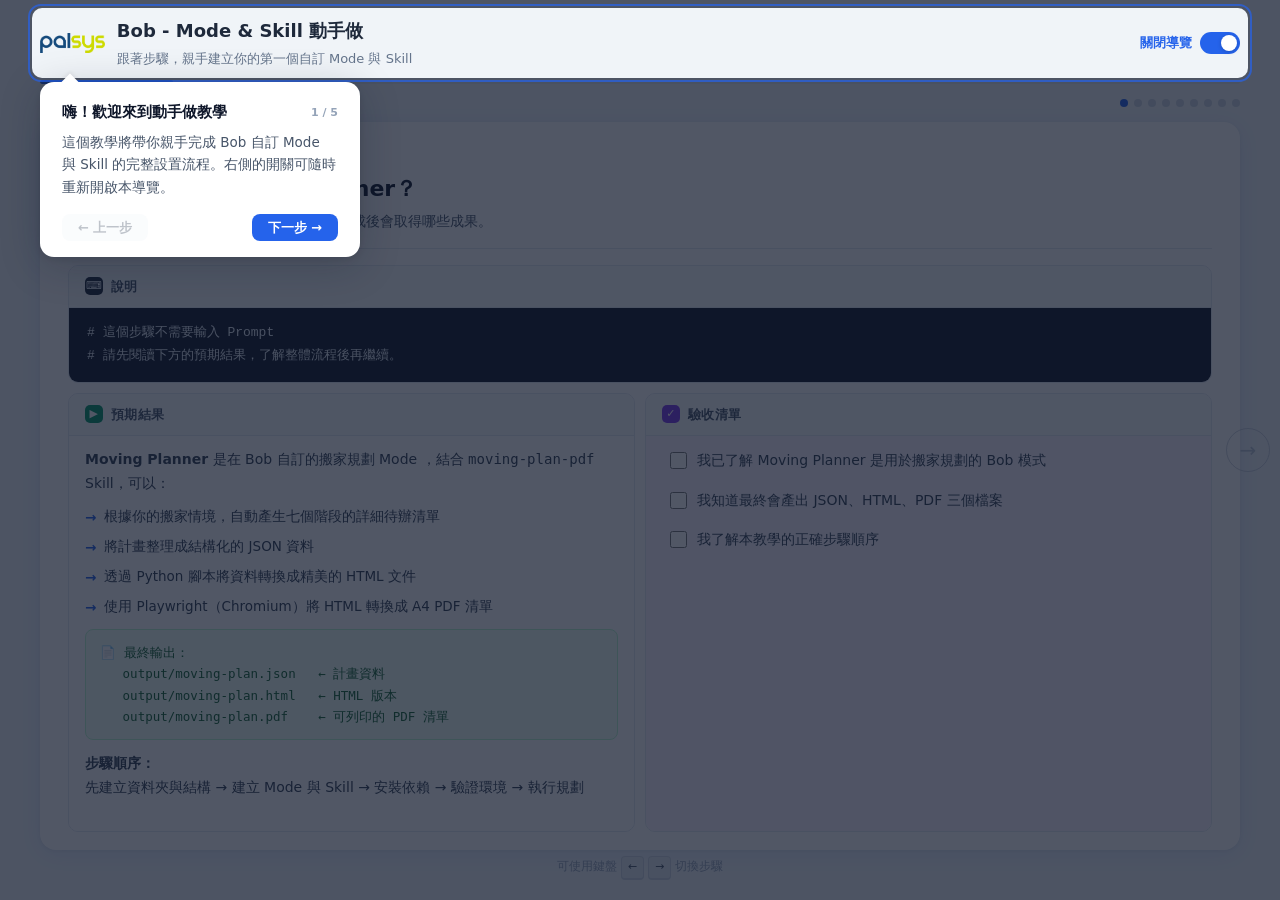
<file: index.html>
<!DOCTYPE html>
<html lang="zh-Hant-TW">
<head>
  <meta charset="UTF-8" />
  <meta name="viewport" content="width=device-width, initial-scale=1.0" />
  <title>Bob - Mode &amp; Skill 動手做</title>
  <link rel="stylesheet" href="css/style.css" />
</head>
<body>

  <!-- ===== 頁面頂部標題 ===== -->
  <!-- data-tour-step="header"：導覽第 1 步的目標元素 -->
  <header class="site-header" data-tour-step="header">
    <div class="site-logo">
      <img src="image/palsys-logo.png" alt="Palsys Logo" />
    </div>
    <div>
      <div class="site-title">Bob - Mode &amp; Skill 動手做</div>
      <div class="site-subtitle">跟著步驟，親手建立你的第一個自訂 Mode 與 Skill</div>
    </div>

    <!-- Tour Toggle 開關 -->
    <div class="tour-toggle-wrap" data-tour-step="toggle">
      <label class="tour-toggle-label" id="tourToggleLabel" for="tourToggleInput">開啟導覽</label>
      <input
        type="checkbox"
        id="tourToggleInput"
        class="tour-toggle-input"
        onchange="onTourToggleChange(this.checked)"
        aria-label="開啟或關閉互動導覽"
      />
      <label class="tour-toggle-track" for="tourToggleInput" aria-hidden="true"></label>
    </div>
  </header>

  <!-- ===== 進度條 ===== -->
  <!-- data-tour-step="progress"：導覽第 2 步的目標元素 -->
  <div class="progress-bar-wrap" data-tour-step="progress">
    <div class="progress-bar-fill" id="progressFill"></div>
  </div>

  <!-- ===== 步驟計數器與點狀指示 ===== -->
  <!-- data-tour-step="stepcounter"：導覽第 3 步的目標元素 -->
  <div class="step-counter" data-tour-step="stepcounter">
    <span class="step-label" id="stepLabel">步驟 1 / 11</span>
    <div class="step-dots" id="stepDots"></div>
  </div>

  <!-- ===== 主卡片視口 ===== -->
  <!-- data-tour-step="card"：導覽第 4 步的目標元素 -->
  <div class="card-viewport" data-tour-step="card">
    <div class="step-card" id="stepCard">
      <!-- 內容由 JavaScript 動態渲染 -->
    </div>
  </div>

  <!-- ===== 側邊導覽按鈕（固定在畫面兩側） ===== -->
  <!-- data-tour-step="navbtns"：導覽第 5 步的目標元素（右側圓形切換按鈕） -->
  <button class="nav-btn nav-btn-prev" id="btnPrev" onclick="navigate(-1)" disabled>←</button>
  <button class="nav-btn nav-btn-next" id="btnNext" onclick="navigate(1)" data-tour-step="navbtns">→</button>

  <p class="keyboard-hint">
    可使用鍵盤 <kbd>←</kbd> <kbd>→</kbd> 切換步驟
  </p>

  <!--
    載入順序：
      1. steps.js      — STEPS 資料陣列
      2. tour-steps.js — TOUR_STEPS 資料陣列
      3. app.js        — 主邏輯（依賴 STEPS）
      4. tour.js       — Tour Engine（依賴 TOUR_STEPS）
  -->
  <script src="js/steps.js"></script>
  <script src="js/tour-steps.js"></script>
  <script src="js/app.js"></script>
  <script src="js/tour.js"></script>

</body>
</html>
</file>
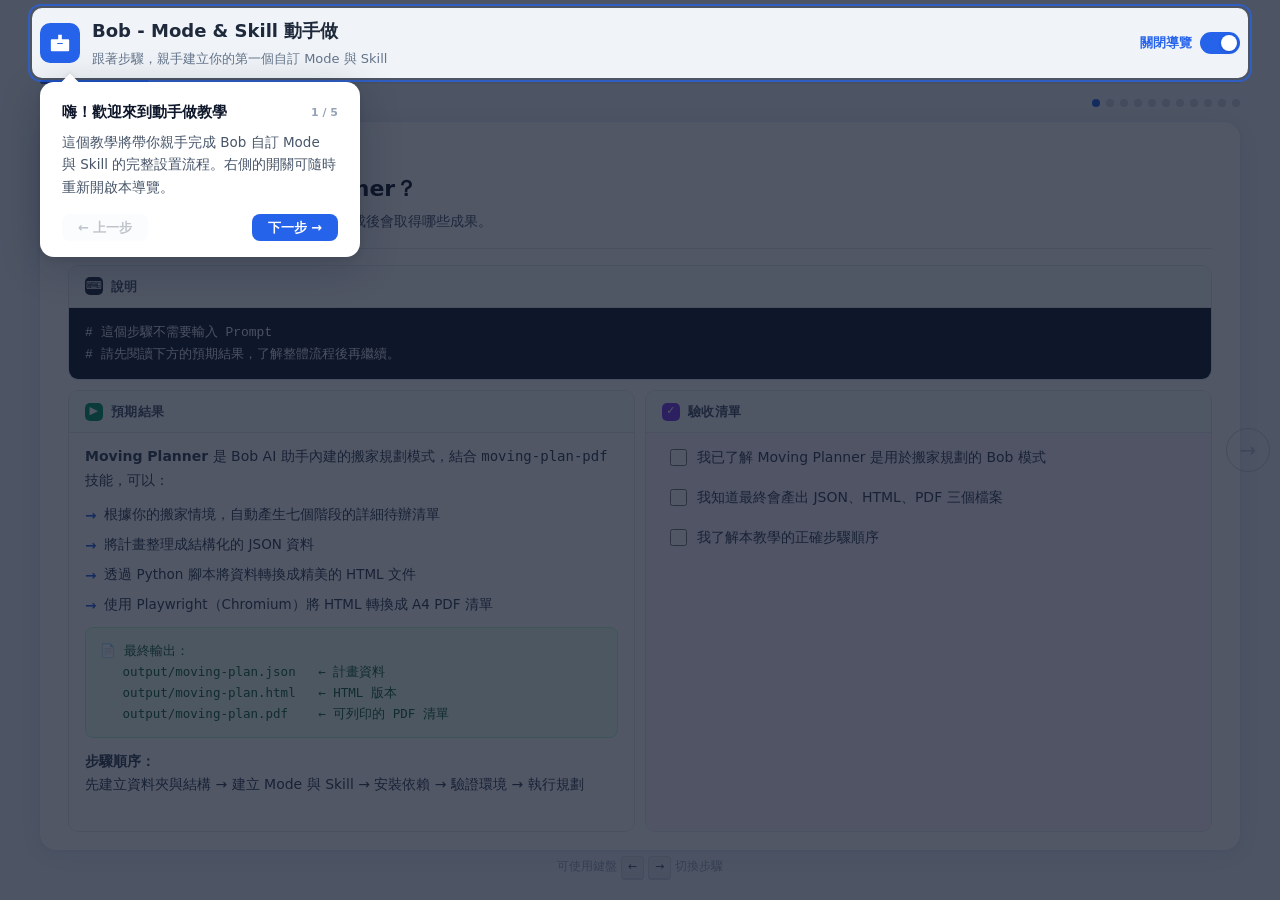
<file: tutorial/index.html>
<!DOCTYPE html>
<html lang="zh-Hant-TW">
<head>
  <meta charset="UTF-8" />
  <meta name="viewport" content="width=device-width, initial-scale=1.0" />
  <title>Bob - Mode &amp; Skill 動手做</title>
  <link rel="stylesheet" href="/tutorial/css/style.css" />
</head>
<body>

  <!-- ===== 頁面頂部標題 ===== -->
  <!-- data-tour-step="header"：導覽第 1 步的目標元素 -->
  <header class="site-header" data-tour-step="header">
    <div class="site-logo">
      <svg viewBox="0 0 24 24" xmlns="http://www.w3.org/2000/svg">
        <path d="M21 8H3a1 1 0 0 0-1 1v11a1 1 0 0 0 1 1h18a1 1 0 0 0 1-1V9a1 1 0 0 0-1-1zM10 3h4v5h-4V3zM9 12h6v1H9v-1z"/>
      </svg>
    </div>
    <div>
      <div class="site-title">Bob - Mode &amp; Skill 動手做</div>
      <div class="site-subtitle">跟著步驟，親手建立你的第一個自訂 Mode 與 Skill</div>
    </div>

    <!-- Tour Toggle 開關 -->
    <div class="tour-toggle-wrap" data-tour-step="toggle">
      <label class="tour-toggle-label" id="tourToggleLabel" for="tourToggleInput">開啟導覽</label>
      <input
        type="checkbox"
        id="tourToggleInput"
        class="tour-toggle-input"
        onchange="onTourToggleChange(this.checked)"
        aria-label="開啟或關閉互動導覽"
      />
      <label class="tour-toggle-track" for="tourToggleInput" aria-hidden="true"></label>
    </div>
  </header>

  <!-- ===== 進度條 ===== -->
  <!-- data-tour-step="progress"：導覽第 2 步的目標元素 -->
  <div class="progress-bar-wrap" data-tour-step="progress">
    <div class="progress-bar-fill" id="progressFill"></div>
  </div>

  <!-- ===== 步驟計數器與點狀指示 ===== -->
  <!-- data-tour-step="stepcounter"：導覽第 3 步的目標元素 -->
  <div class="step-counter" data-tour-step="stepcounter">
    <span class="step-label" id="stepLabel">步驟 1 / 11</span>
    <div class="step-dots" id="stepDots"></div>
  </div>

  <!-- ===== 主卡片視口 ===== -->
  <!-- data-tour-step="card"：導覽第 4 步的目標元素 -->
  <div class="card-viewport" data-tour-step="card">
    <div class="step-card" id="stepCard">
      <!-- 內容由 JavaScript 動態渲染 -->
    </div>
  </div>

  <!-- ===== 側邊導覽按鈕（固定在畫面兩側） ===== -->
  <!-- data-tour-step="navbtns"：導覽第 5 步的目標元素（右側圓形切換按鈕） -->
  <button class="nav-btn nav-btn-prev" id="btnPrev" onclick="navigate(-1)" disabled>←</button>
  <button class="nav-btn nav-btn-next" id="btnNext" onclick="navigate(1)" data-tour-step="navbtns">→</button>

  <p class="keyboard-hint">
    可使用鍵盤 <kbd>←</kbd> <kbd>→</kbd> 切換步驟
  </p>

  <!--
    載入順序：
      1. steps.js      — STEPS 資料陣列
      2. tour-steps.js — TOUR_STEPS 資料陣列
      3. app.js        — 主邏輯（依賴 STEPS）
      4. tour.js       — Tour Engine（依賴 TOUR_STEPS）
  -->
  <script src="/tutorial/js/steps.js"></script>
  <script src="/tutorial/js/tour-steps.js"></script>
  <script src="/tutorial/js/app.js"></script>
  <script src="/tutorial/js/tour.js"></script>

</body>
</html>
</file>
<file: css/style.css>
/* ===== 入口：依載入順序 @import 各功能模組 ===== */
@import "base.css";
@import "layout.css";
@import "step-card.css";
@import "prompt.css";
@import "nav.css";
@import "finish.css";
@import "tour.css";
</file>
<file: tutorial/css/style.css>
/* ===== 入口：依載入順序 @import 各功能模組 ===== */
@import "base.css";
@import "layout.css";
@import "step-card.css";
@import "prompt.css";
@import "nav.css";
@import "finish.css";
@import "tour.css";
</file>
